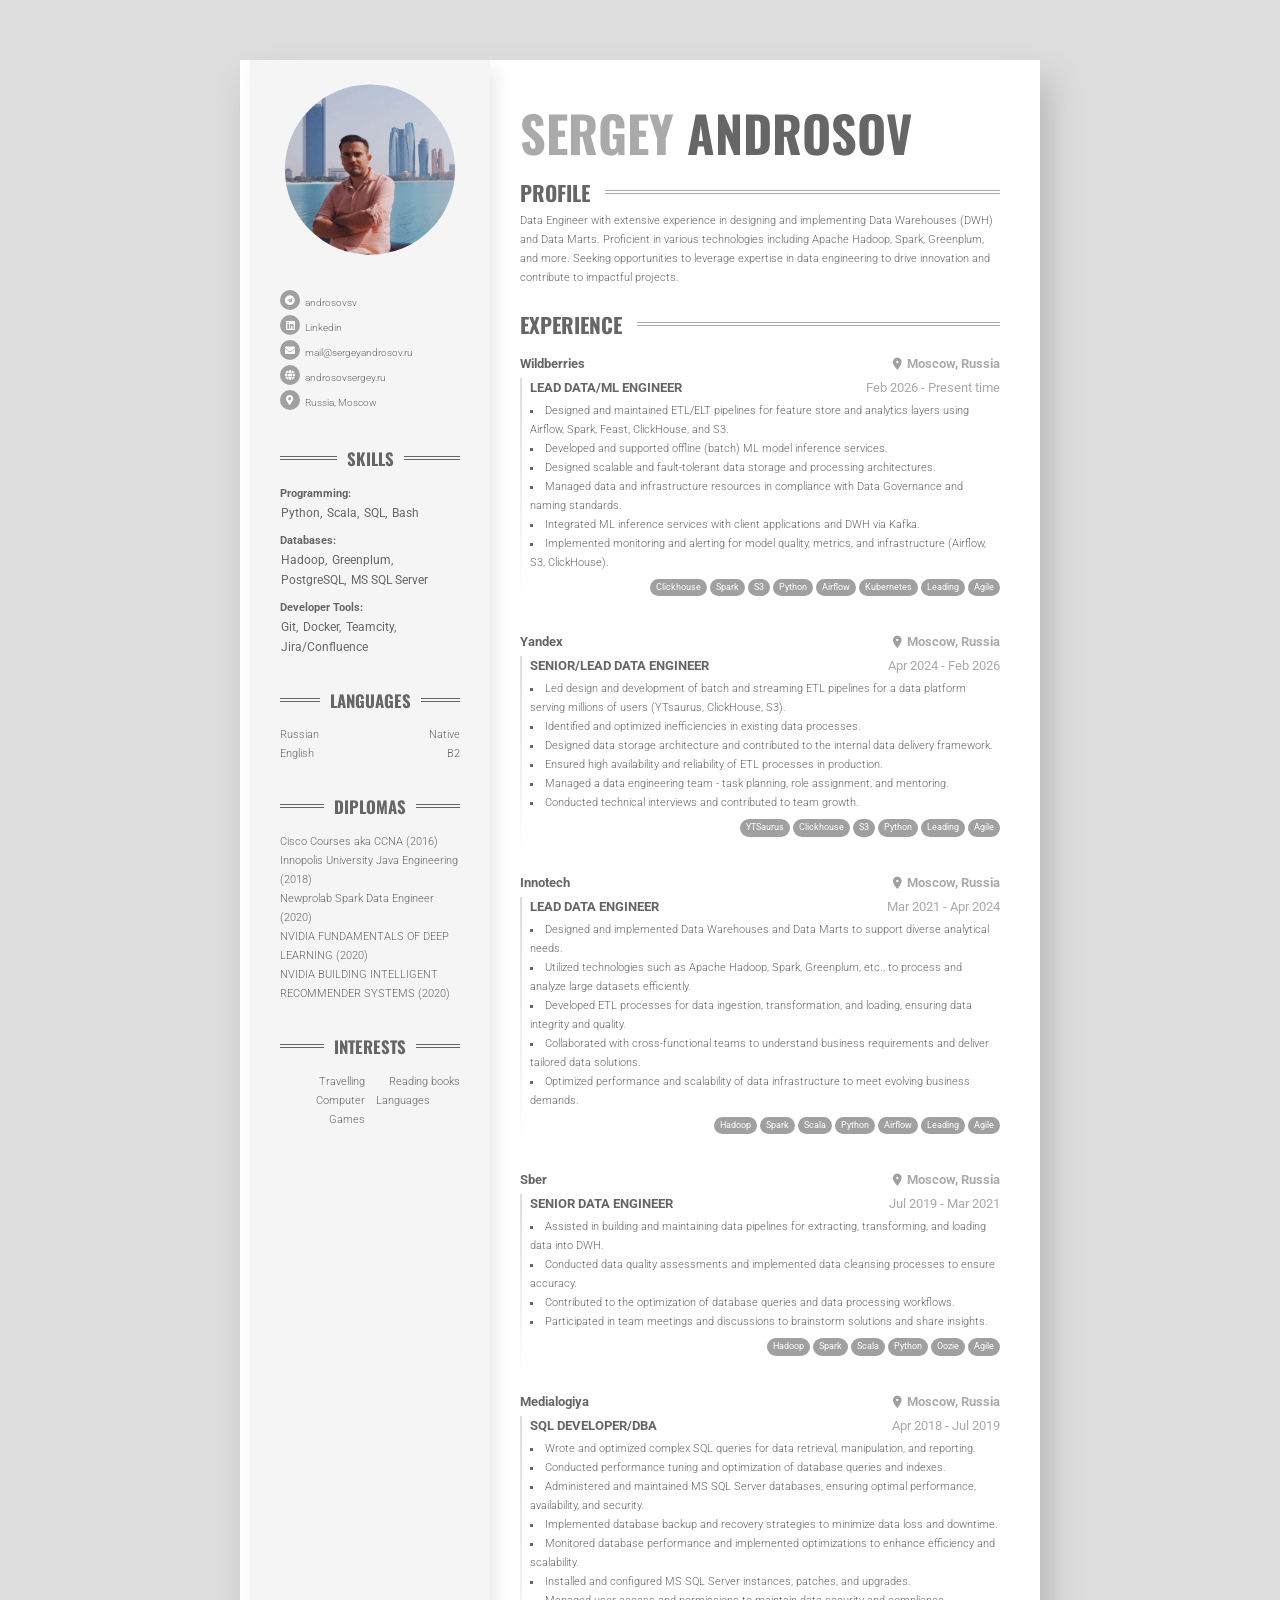
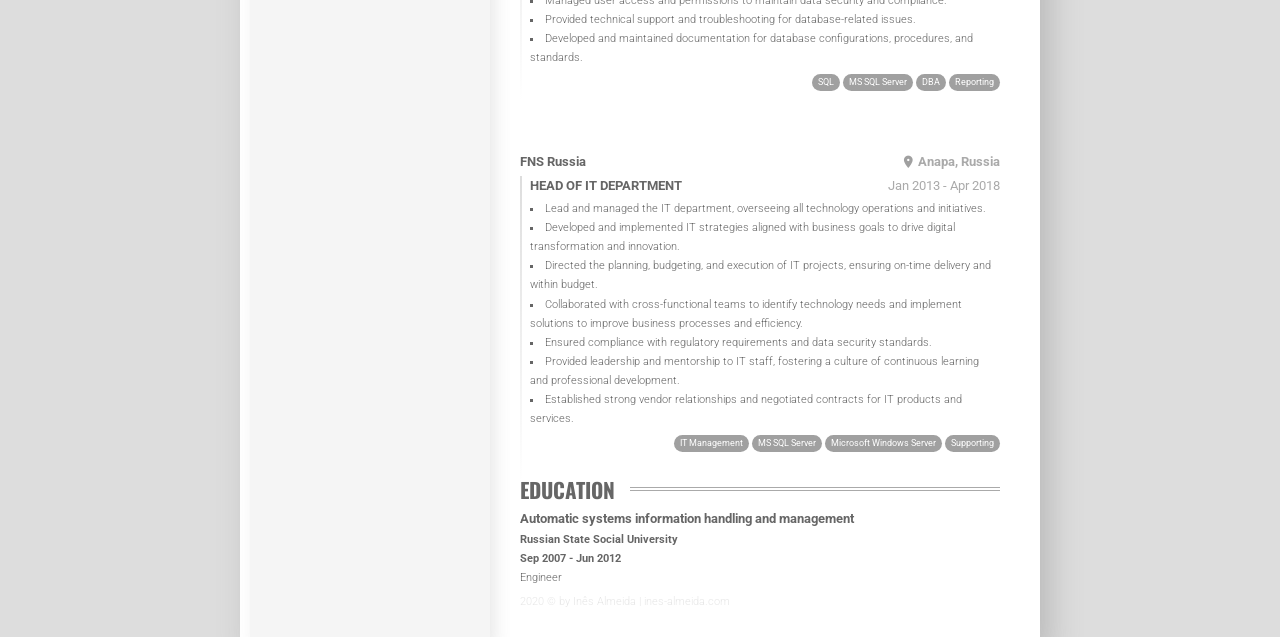
<file: index.html>
<!DOCTYPE html>
<html lang="en">
    

<head>
	<meta name="generator" content="Hugo 0.125.1">
    <meta charset="UTF-8">
    <meta name="viewport" content="width=device-width, initial-scale=1.0">
    <title>CV</title>

    <link rel="canonical" href="http://androsovsergey.ru/" />
    <link rel="stylesheet" href="https://fonts.googleapis.com/css?family=Oswald" />
    <link rel="stylesheet" href="https://fonts.googleapis.com/css?family=Roboto" />
    <link rel="stylesheet" href="https://fonts.googleapis.com/icon?family=Material+Icons" />
    <link rel="stylesheet" href="https://cdnjs.cloudflare.com/ajax/libs/font-awesome/5.15.3/css/all.min.css" integrity="sha512-iBBXm8fW90+nuLcSKlbmrPcLa0OT92xO1BIsZ+ywDWZCvqsWgccV3gFoRBv0z+8dLJgyAHIhR35VZc2oM/gI1w==" crossorigin="anonymous" referrerpolicy="no-referrer" />
    <link rel="stylesheet" href="/style.main.min.eac78ad8b91613180abad6f1660ddec15cf603bba376c0f05d70d59863413a08.css" integrity="sha256-6seK2LkWExgKutbxZg3ewVz2A7ujdsDwXXDVmGNBOgg=" crossorigin="anonymous" media="screen,print" />

    
        <meta property="og:title" content="CV" />
        <meta property="og:url" content="http://androsovsergey.ru/" />
        <meta property="og:type" content="website" />
        
            <meta property="og:image" content="http://androsovsergey.ru/img/avatar.jpg" />
        
        
            <meta property="og:description" content="Data Engineer with extensive experience in designing and implementing Data Warehouses (DWH) and Data Marts. Proficient in various technologies including Apache Hadoop, Spark, Greenplum, and more. …" />
            <meta name="description" content="Data Engineer with extensive experience in designing and implementing Data Warehouses (DWH) and Data Marts. Proficient in various technologies including Apache Hadoop, Spark, Greenplum, and more. …" />
        
    

    
</head>

<body>
    <div class="content">
        
        <div class="content__left content__swapped__left">
        
            <h1 class="mainHeading">Sergey <span>Androsov</span></h1>
            
<div id="profile" class="section">
    <div class="section__heading">
        <h2 class="section__title">Profile</h2>
    </div>
    <div class="section__content">
        <p>Data Engineer with extensive experience in designing and implementing Data Warehouses (DWH) and Data Marts. Proficient in various technologies including Apache Hadoop, Spark, Greenplum, and more. Seeking opportunities to leverage expertise in data engineering to drive innovation and contribute to impactful projects.</p>
    </div>
</div>


            
<div id="experience" class="section">
    <div class="section__heading">
        <h2 class="section__title">Experience</h2>
    </div>
    <div class="section__content">
        <div class="experience">
            
            
            <div class="experience__item">
            
                <div class="experience__header">
                    <h3 class="experience__company">
                        Wildberries
                    </h3>
                    <h3 class="experience__place">Moscow, Russia</h3>
                </div>
                
                <div class="experience__job">
                    <div class="experience__subheader">
                        <h3 class="experience__position">
                            Lead Data/ML Engineer
                        </h3>
                        <h3 class="experience__date">Feb 2026 - Present time</h3>
                    </div>
                    <ul>
                        
                        <li class="experience__bullet">Designed and maintained ETL/ELT pipelines for feature store and analytics layers using Airflow, Spark, Feast, ClickHouse, and S3.</li>
                        
                        <li class="experience__bullet">Developed and supported offline (batch) ML model inference services.</li>
                        
                        <li class="experience__bullet">Designed scalable and fault-tolerant data storage and processing architectures.</li>
                        
                        <li class="experience__bullet">Managed data and infrastructure resources in compliance with Data Governance and naming standards.</li>
                        
                        <li class="experience__bullet">Integrated ML inference services with client applications and DWH via Kafka.</li>
                        
                        <li class="experience__bullet">Implemented monitoring and alerting for model quality, metrics, and infrastructure (Airflow, S3, ClickHouse).</li>
                        
                    </ul>
                    <div class="experience__badges">
                        <ul>
                            
                            <li class="experience__badge">Clickhouse</li>
                            
                            <li class="experience__badge">Spark</li>
                            
                            <li class="experience__badge">S3</li>
                            
                            <li class="experience__badge">Python</li>
                            
                            <li class="experience__badge">Airflow</li>
                            
                            <li class="experience__badge">Kubernetes</li>
                            
                            <li class="experience__badge">Leading</li>
                            
                            <li class="experience__badge">Agile</li>
                            
                        </ul>
                    </div>
                </div>
                
            </div>
            
            
            <div class="experience__item">
            
                <div class="experience__header">
                    <h3 class="experience__company">
                        Yandex
                    </h3>
                    <h3 class="experience__place">Moscow, Russia</h3>
                </div>
                
                <div class="experience__job">
                    <div class="experience__subheader">
                        <h3 class="experience__position">
                            Senior/Lead Data Engineer
                        </h3>
                        <h3 class="experience__date">Apr 2024 - Feb 2026</h3>
                    </div>
                    <ul>
                        
                        <li class="experience__bullet">Led design and development of batch and streaming ETL pipelines for a data platform serving millions of users (YTsaurus, ClickHouse, S3).</li>
                        
                        <li class="experience__bullet">Identified and optimized inefficiencies in existing data processes.</li>
                        
                        <li class="experience__bullet">Designed data storage architecture and contributed to the internal data delivery framework.</li>
                        
                        <li class="experience__bullet">Ensured high availability and reliability of ETL processes in production.</li>
                        
                        <li class="experience__bullet">Managed a data engineering team - task planning, role assignment, and mentoring.</li>
                        
                        <li class="experience__bullet">Conducted technical interviews and contributed to team growth.</li>
                        
                    </ul>
                    <div class="experience__badges">
                        <ul>
                            
                            <li class="experience__badge">YTSaurus</li>
                            
                            <li class="experience__badge">Clickhouse</li>
                            
                            <li class="experience__badge">S3</li>
                            
                            <li class="experience__badge">Python</li>
                            
                            <li class="experience__badge">Leading</li>
                            
                            <li class="experience__badge">Agile</li>
                            
                        </ul>
                    </div>
                </div>
                
            </div>
            
            
            <div class="experience__item">
            
                <div class="experience__header">
                    <h3 class="experience__company">
                        Innotech
                    </h3>
                    <h3 class="experience__place">Moscow, Russia</h3>
                </div>
                
                <div class="experience__job">
                    <div class="experience__subheader">
                        <h3 class="experience__position">
                            Lead Data Engineer
                        </h3>
                        <h3 class="experience__date">Mar 2021 - Apr 2024</h3>
                    </div>
                    <ul>
                        
                        <li class="experience__bullet">Designed and implemented Data Warehouses and Data Marts to support diverse analytical needs.</li>
                        
                        <li class="experience__bullet">Utilized technologies such as Apache Hadoop, Spark, Greenplum, etc., to process and analyze large datasets efficiently.</li>
                        
                        <li class="experience__bullet">Developed ETL processes for data ingestion, transformation, and loading, ensuring data integrity and quality.</li>
                        
                        <li class="experience__bullet">Collaborated with cross-functional teams to understand business requirements and deliver tailored data solutions.</li>
                        
                        <li class="experience__bullet">Optimized performance and scalability of data infrastructure to meet evolving business demands.</li>
                        
                    </ul>
                    <div class="experience__badges">
                        <ul>
                            
                            <li class="experience__badge">Hadoop</li>
                            
                            <li class="experience__badge">Spark</li>
                            
                            <li class="experience__badge">Scala</li>
                            
                            <li class="experience__badge">Python</li>
                            
                            <li class="experience__badge">Airflow</li>
                            
                            <li class="experience__badge">Leading</li>
                            
                            <li class="experience__badge">Agile</li>
                            
                        </ul>
                    </div>
                </div>
                
            </div>
            
            
            <div class="experience__item">
            
                <div class="experience__header">
                    <h3 class="experience__company">
                        Sber
                    </h3>
                    <h3 class="experience__place">Moscow, Russia</h3>
                </div>
                
                <div class="experience__job">
                    <div class="experience__subheader">
                        <h3 class="experience__position">
                            Senior Data Engineer
                        </h3>
                        <h3 class="experience__date">Jul 2019 - Mar 2021</h3>
                    </div>
                    <ul>
                        
                        <li class="experience__bullet">Assisted in building and maintaining data pipelines for extracting, transforming, and loading data into DWH.</li>
                        
                        <li class="experience__bullet">Conducted data quality assessments and implemented data cleansing processes to ensure accuracy.</li>
                        
                        <li class="experience__bullet">Contributed to the optimization of database queries and data processing workflows.</li>
                        
                        <li class="experience__bullet">Participated in team meetings and discussions to brainstorm solutions and share insights.</li>
                        
                    </ul>
                    <div class="experience__badges">
                        <ul>
                            
                            <li class="experience__badge">Hadoop</li>
                            
                            <li class="experience__badge">Spark</li>
                            
                            <li class="experience__badge">Scala</li>
                            
                            <li class="experience__badge">Python</li>
                            
                            <li class="experience__badge">Oozie</li>
                            
                            <li class="experience__badge">Agile</li>
                            
                        </ul>
                    </div>
                </div>
                
            </div>
            
            
            <div class="experience__item">
            
                <div class="experience__header">
                    <h3 class="experience__company">
                        Medialogiya
                    </h3>
                    <h3 class="experience__place">Moscow, Russia</h3>
                </div>
                
                <div class="experience__job">
                    <div class="experience__subheader">
                        <h3 class="experience__position">
                            SQL Developer/DBA
                        </h3>
                        <h3 class="experience__date">Apr 2018 - Jul 2019</h3>
                    </div>
                    <ul>
                        
                        <li class="experience__bullet">Wrote and optimized complex SQL queries for data retrieval, manipulation, and reporting.</li>
                        
                        <li class="experience__bullet">Conducted performance tuning and optimization of database queries and indexes.</li>
                        
                        <li class="experience__bullet">Administered and maintained MS SQL Server databases, ensuring optimal performance, availability, and security.</li>
                        
                        <li class="experience__bullet">Implemented database backup and recovery strategies to minimize data loss and downtime.</li>
                        
                        <li class="experience__bullet">Monitored database performance and implemented optimizations to enhance efficiency and scalability.</li>
                        
                        <li class="experience__bullet">Installed and configured MS SQL Server instances, patches, and upgrades.</li>
                        
                        <li class="experience__bullet">Managed user access and permissions to maintain data security and compliance.</li>
                        
                        <li class="experience__bullet">Provided technical support and troubleshooting for database-related issues.</li>
                        
                        <li class="experience__bullet">Developed and maintained documentation for database configurations, procedures, and standards.</li>
                        
                    </ul>
                    <div class="experience__badges">
                        <ul>
                            
                            <li class="experience__badge">SQL</li>
                            
                            <li class="experience__badge">MS SQL Server</li>
                            
                            <li class="experience__badge">DBA</li>
                            
                            <li class="experience__badge">Reporting</li>
                            
                        </ul>
                    </div>
                </div>
                
            </div>
            
            
            <div class="experience__item experience__extra_padding">
            
                <div class="experience__header">
                    <h3 class="experience__company">
                        FNS Russia
                    </h3>
                    <h3 class="experience__place">Anapa, Russia</h3>
                </div>
                
                <div class="experience__job">
                    <div class="experience__subheader">
                        <h3 class="experience__position">
                            Head of IT Department
                        </h3>
                        <h3 class="experience__date">Jan 2013 - Apr 2018</h3>
                    </div>
                    <ul>
                        
                        <li class="experience__bullet">Lead and managed the IT department, overseeing all technology operations and initiatives.</li>
                        
                        <li class="experience__bullet">Developed and implemented IT strategies aligned with business goals to drive digital transformation and innovation.</li>
                        
                        <li class="experience__bullet">Directed the planning, budgeting, and execution of IT projects, ensuring on-time delivery and within budget.</li>
                        
                        <li class="experience__bullet">Collaborated with cross-functional teams to identify technology needs and implement solutions to improve business processes and efficiency.</li>
                        
                        <li class="experience__bullet">Ensured compliance with regulatory requirements and data security standards.</li>
                        
                        <li class="experience__bullet">Provided leadership and mentorship to IT staff, fostering a culture of continuous learning and professional development.</li>
                        
                        <li class="experience__bullet">Established strong vendor relationships and negotiated contracts for IT products and services.</li>
                        
                    </ul>
                    <div class="experience__badges">
                        <ul>
                            
                            <li class="experience__badge">IT Management</li>
                            
                            <li class="experience__badge">MS SQL Server</li>
                            
                            <li class="experience__badge">Microsoft Windows Server</li>
                            
                            <li class="experience__badge">Supporting</li>
                            
                        </ul>
                    </div>
                </div>
                
            </div>
            
        </div>
    </div>
</div>


            
<div id="education" class="section">
    <div class="section__heading">
        <h2 class="section__title">
            Education
        </h2>
    </div>
    <div class="section__content">
        
            <div class="education__item">
                <h3 class="education__title">Automatic systems information handling and management</h3>
                <h4 class="education__place">Russian State Social University</h4>
                <h4 class="education__date">Sep 2007 - Jun 2012</h4>
                <div class="education__description">Engineer</div>
            </div>
        
    </div>
</div>


            

        </div>
        
        <div class="content__right content__swapped__right">
        
            
    <div class="sideSection avatar">
        <div class="avatar__container">
            <img class="avatar__img" src="img/avatar.jpg" alt="photo of me">
        </div>
    </div>

            
<div class="sideSection contact">
    <ul>
        
        <li class="contact__item">
            <i class="fab fa-telegram"></i><span><a class="contact__link" href="https://t.me/androsovsvandrosovsv" target="_blank">androsovsv</a></span>
        </li>
        
        <li class="contact__item">
            <i class="fab fa-linkedin"></i><span><a class="contact__link" href="https://www.linkedin.com/in/androsov-sergey/" target="_blank">Linkedin</a></span>
        </li>
        
        <li class="contact__item">
            <i class="fas fa-envelope"></i><span><a class="contact__link" href="mailto:mail@sergeyandrosov.ru" target="_blank">mail@sergeyandrosov.ru</a></span>
        </li>
        
        <li class="contact__item">
            <i class="fas fa-globe"></i><span><a class="contact__link" href="http://androsovsergey.ru" target="_blank">androsovsergey.ru</a></span>
        </li>
        
        <li class="contact__item">
            <i class="fas fa-map-marker-alt"></i><span>Russia, Moscow</span>
        </li>
        
    </ul>
</div>


            
<div class="sideSection">
    <div class="sideSection__heading">
        <h2 class="sideSection__title">Skills</h2>
    </div>
    <div class="sideSection__content">
        <ul class="skills">
            <li>
                
                <ul class="skills__group">
                    <span>Programming</span>
                    <br>
                    
                    <li>Python</li>
                    
                    <li>Scala</li>
                    
                    <li>SQL</li>
                    
                    <li>Bash</li>
                    
                </ul>
                
                <ul class="skills__group">
                    <span>Databases</span>
                    <br>
                    
                    <li>Hadoop</li>
                    
                    <li>Greenplum</li>
                    
                    <li>PostgreSQL</li>
                    
                    <li>MS SQL Server</li>
                    
                </ul>
                
                <ul class="skills__group">
                    <span>Developer Tools</span>
                    <br>
                    
                    <li>Git</li>
                    
                    <li>Docker</li>
                    
                    <li>Teamcity</li>
                    
                    <li>Jira/Confluence</li>
                    
                </ul>
                
            </li>
        </ul>
    </div>
</div>


            
<div class="sideSection">
    <div class="sideSection__heading">
        <h2 class="sideSection__title">Languages</h2>
    </div>
    <div class="sideSection__content">
        <ul class="language">
            
            <li class="language__item">
                <div class="language__name">Russian</div>
                <div class="language__level">Native</div>
            </li>
            
            <li class="language__item">
                <div class="language__name">English</div>
                <div class="language__level">B2</div>
            </li>
            
        </ul>
    </div>
</div>


            
<div class="sideSection">
    <div class="sideSection__heading">
        <h2 class="sideSection__title">Diplomas</h2>
    </div>
    <div class="sideSection__content">
        <ul>
            
            <li>Cisco Courses aka CCNA (2016)</li>
            
            <li>Innopolis University Java Engineering (2018)</li>
            
            <li>Newprolab Spark Data Engineer (2020)</li>
            
            <li>NVIDIA FUNDAMENTALS OF DEEP LEARNING (2020)</li>
            
            <li>NVIDIA BUILDING INTELLIGENT RECOMMENDER SYSTEMS (2020)</li>
            
        </ul>
    </div>
</div>


            
<div class="sideSection">
    <div class="sideSection__heading">
        <h2 class="sideSection__title">Interests</h2>
    </div>
    <div class="sideSection__content">
        <ul class="interests">
            
            <li class="interests__item">Travelling</li>
            
            <li class="interests__item">Computer Games</li>
            
            <li class="interests__item">Reading books</li>
            
            <li class="interests__item">Languages</li>
            
        </ul>
    </div>
</div>


        </div>
    </div>
</body>
</html>
</file>
<file: style.main.min.eac78ad8b91613180abad6f1660ddec15cf603bba376c0f05d70d59863413a08.css>
@charset "UTF-8";.content{position:absolute;overflow:hidden}.content__left{float:left;width:56rem;height:100%;padding:3rem 4rem}@media screen{.content__left::after{content:"2020 © by Inês Almeida   |   ines-almeida.com ";height:4rem;width:100%;position:absolute;bottom:.5rem;color:#e6e6e6}}.content__right{position:absolute;float:right;width:24rem;background-color:#f5f5f5;color:#666;height:100%;padding:2rem 3rem;right:1rem;-webkit-box-shadow:.5rem 1rem 1.5rem rgba(102,102,102,.15);-moz-box-shadow:.5rem 1rem 1.5rem rgba(102,102,102,.15);box-shadow:.5rem 1rem 1.5rem rgba(102,102,102,.15)}.content__swapped__left{float:right}.content__swapped__right{float:left;left:1rem}*,*::after,*::before{margin:0;padding:0;box-sizing:inherit}html{font-size:62.5%;background-color:#ddd}@media print{html{background-color:#fff}}.content{width:80rem;min-height:113.16129036rem;background-color:#fff}@media screen and (min-width:60rem){.content{margin:6rem 0;-webkit-box-shadow:1rem 2rem 3rem rgba(102,102,102,.3);-moz-box-shadow:1rem 2rem 3rem rgba(102,102,102,.3);box-shadow:1rem 2rem 3rem rgba(102,102,102,.3);position:absolute;left:50%;transform:translateX(-50%)}}@media print{.content{margin:0;height:113.16129036rem}}body{box-sizing:border-box;margin:0}@media print{@page{margin:0;size:A4}}::selection{color:#fff;background-color:rgba(77,77,77,.6)}body{font-family:roboto,sans-serif;font-weight:300;line-height:1.7;font-size:1.12rem;color:#666}.mainHeading{text-transform:uppercase;font-size:5rem;color:#aaa}.mainHeading span{color:#666}.section__title{font-size:2.1rem;color:#666}h1,h2{text-transform:uppercase;font-family:oswald,sans-serif}.section{display:block;margin-bottom:2rem}.section__heading{width:100%;overflow:hidden}.section__title{position:relative}.section__title::after{content:'';position:absolute;border-top:1px solid;border-bottom:1px solid;border-color:#aaa;width:50rem;height:4px;margin-left:1.5rem;margin-top:1.5rem;transition:all .5s ease-in-out}.section__title:hover::after{border-color:#666}.sideSection{display:block;margin-bottom:3rem}@media print{.sideSection{page-break-inside:avoid}}.sideSection__heading{width:100%;overflow:hidden;text-align:center;margin-bottom:1rem;color:#666}.sideSection__title{position:relative}.sideSection__title::after,.sideSection__title::before{content:'';position:absolute;border-top:1px solid #666;border-bottom:1px solid #666;width:10rem;height:4px;margin-top:1.1rem}.sideSection__title::after{margin-left:1rem}.sideSection__title::before{margin-left:-11rem}.sideSection li{list-style:none}.experience__extra_padding{padding-top:4rem!important}.experience__item{display:block;position:relative;margin-bottom:10px;margin-top:10px}@media print{.experience__item{page-break-inside:avoid}}.experience__item:not(:first-child){padding-top:1.5rem}.experience__item::before{content:"";height:90%;width:1.5px;position:absolute;background:linear-gradient(#ddd,rgba(255,255,255,0));margin-top:25px}.experience__header,.experience__subheader{display:flex;width:100%;height:2.4rem}.experience__job{position:relative;transition:transform .2s cubic-bezier(.63,.21,.76,1.58);margin-bottom:2rem}.experience__job:hover{transform:translateX(.5rem)}.experience__company,.experience__position{text-align:left;width:70%;float:left}.experience__company{color:#666}.experience__position{text-transform:uppercase;font-size:1.3rem;color:#666;margin-left:1rem}.experience__date,.experience__place{float:right;text-align:right;width:30%;color:#aaa}.experience__date{font-weight:400}.experience__place::before{font-family:material icons;color:#a0a0a0;font-size:1.4rem;content:'place';display:inline-block;padding-right:3px;vertical-align:middle;font-weight:900}.experience__bullet{list-style:square inside;margin-left:1rem}.experience__badges{display:block;text-align:right;margin-top:.5rem;margin-bottom:.5rem}.experience__badge{font-size:.9rem;font-weight:400;display:inline-block;background-color:#a0a0a0;color:#fff;border-radius:1rem;padding:.1rem .6rem}@media print{.education__item{page-break-inside:avoid}}.references__item{display:inline-block;min-width:49%}@media print{.references__item{page-break-inside:avoid}}.references__item:not(:first-child){padding-top:1.5rem}.references__header,.references__subheader{display:block;width:100%}.references__subheader{margin-bottom:.5rem}.references__person{position:relative;transition:transform .2s cubic-bezier(.63,.21,.76,1.58)}.references__person:hover{transform:translateX(.5rem)}.references__name,.references__relation{text-align:left;width:100%;color:#666}.references__contact{position:relative;font-size:1rem}.references__contact>i{background-color:#a0a0a0;color:#fff;font-size:1rem;text-align:center;border-radius:50%;padding-top:.5rem;width:2rem;height:2rem;margin-right:.5rem;margin-bottom:.5rem}.references__contact>span{position:absolute;top:50%;transform:translateY(-50%);min-height:1.5rem;line-height:1.2rem}.references li{list-style:none}.contact{line-height:2rem}.contact__item{position:relative;font-size:1rem}.contact__item>i{background-color:#a0a0a0;color:#fff;font-size:1rem;text-align:center;border-radius:50%;padding-top:.5rem;width:2rem;height:2rem;margin-right:.5rem;margin-bottom:.5rem}.contact__item>span{position:absolute;top:50%;transform:translateY(-50%)}.contact__link{text-decoration:none;color:#666}.avatar{width:100%;height:18rem;position:relative;overflow:hidden}.avatar__container{position:absolute;left:50%;transform:translateX(-50%);width:100%;clip-path:circle(50% at 50% 56%);height:16rem;text-align:center;transition:all .3s cubic-bezier(.63,.21,.76,1.58)}.avatar__container:hover{width:110%}.avatar__img{object-fit:cover;width:110%;transition:all .3s cubic-bezier(.63,.21,.76,1.58);position:absolute;top:50%;left:50%;transform:translateX(-50%)translateY(-50%)}.avatar__img:hover{width:105%}.skills__group{margin-bottom:.8rem}.skills__group span{font-weight:700;display:inline-block}.skills__group span::after{content:":"}.skills__group span:hover~li{background-color:#666;color:#fff}.skills__group li{display:inline-block;font-size:105%;font-weight:400;transition:all .2s ease-in-out;padding:0 1px;border-radius:2px}.skills__group li:not(:last-child)::after{content:", "}.skills__group li:hover{background-color:#666;color:#fff}.language__item{display:table;width:100%}.language__name,.language__level{display:table-cell;width:50%}.language__level{text-align:right}.interests{display:block;-moz-column-count:2;column-count:2;width:100%;text-align:right}@media print{.interests{page-break-inside:avoid}}.interests__item:nth-child(n+4){text-align:left}.pageNotFound{padding-top:8rem;position:absolute;left:50%;transform:translateX(-50%)}.pageNotFound__text{padding-top:3rem}
</file>
